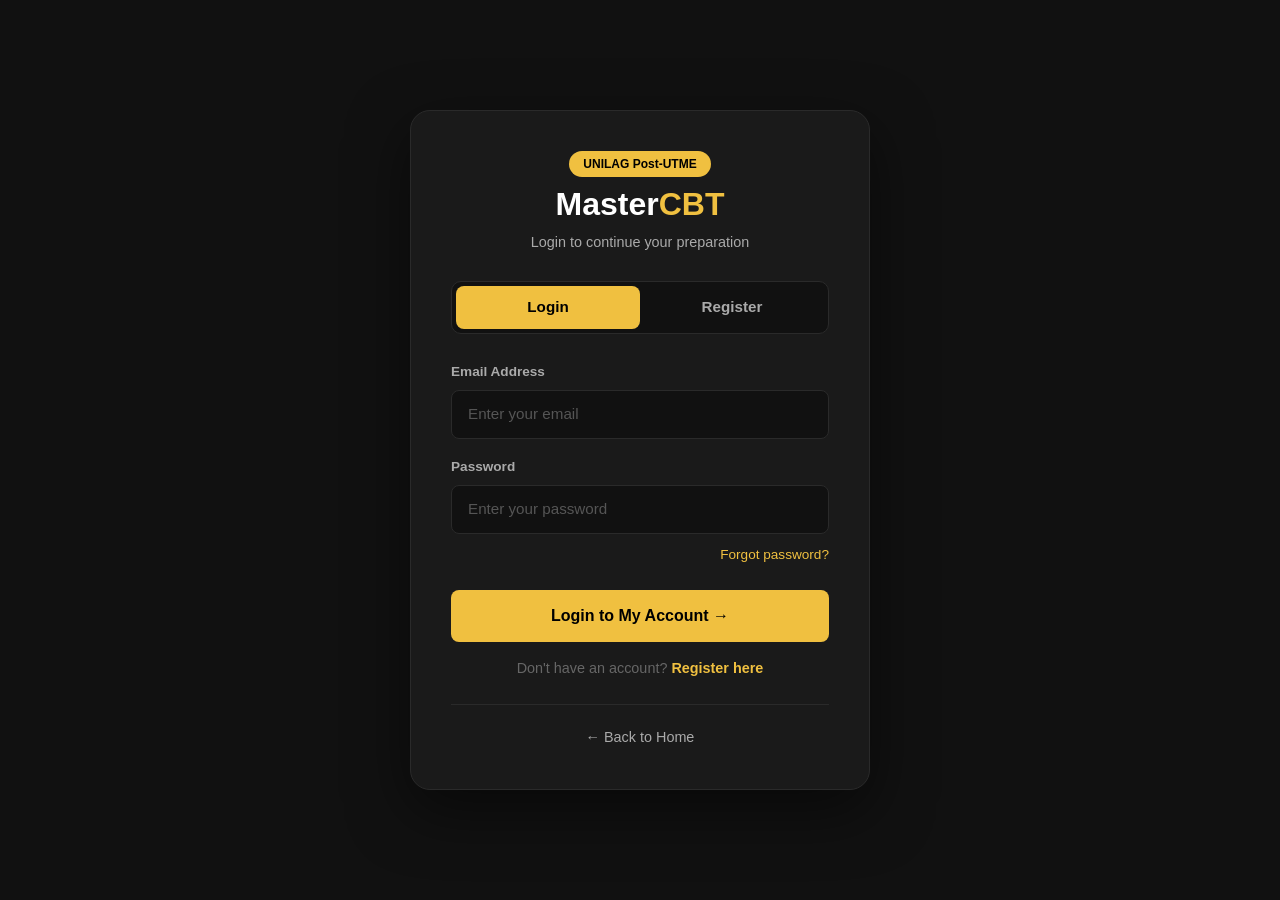
<file: register-page/login.html>
<!doctype html>
<html lang="en">
  <head>
    <meta charset="UTF-8" />
    <meta name="viewport" content="width=device-width, initial-scale=1.0" />
    <title>MasterCBT - Login / Register</title>
    <link
      href="https://cdn.jsdelivr.net/npm/bootstrap@5.3.8/dist/css/bootstrap.min.css"
      rel="stylesheet"
    />
    <style>
      * {
        margin: 0;
        padding: 0;
        box-sizing: border-box;
      }

      body {
        background: #111111;
        min-height: 100vh;
        display: flex;
        align-items: center;
        justify-content: center;
        font-family: sans-serif;
        padding: 20px;
      }

      .auth-container {
        background: #1a1a1a;
        border-radius: 20px;
        padding: 40px;
        width: 100%;
        max-width: 460px;
        border: 1px solid #2a2a2a;
        box-shadow: 0 20px 60px rgba(0, 0, 0, 0.5);
      }

      .auth-logo {
        text-align: center;
        margin-bottom: 8px;
      }

      .auth-logo h2 {
        color: #ffffff;
        font-size: 2rem;
        font-weight: 800;
      }

      .auth-logo h2 span {
        color: #f0c040;
      }

      .unilag-badge {
        display: inline-block;
        background: #f0c040;
        color: #000000;
        font-size: 0.75rem;
        font-weight: 700;
        padding: 4px 14px;
        border-radius: 50px;
        margin-bottom: 8px;
      }

      .auth-subtitle {
        color: #aaaaaa;
        font-size: 0.9rem;
        text-align: center;
        margin-bottom: 28px;
      }

      /* Tabs */
      .auth-tabs {
        display: flex;
        background: #111111;
        border-radius: 10px;
        padding: 4px;
        margin-bottom: 28px;
        border: 1px solid #2a2a2a;
      }

      .auth-tab {
        flex: 1;
        text-align: center;
        padding: 10px;
        border-radius: 8px;
        cursor: pointer;
        color: #aaaaaa;
        font-weight: 600;
        font-size: 0.95rem;
        transition: all 0.3s;
        border: none;
        background: transparent;
      }

      .auth-tab.active {
        background: #f0c040;
        color: #000000;
      }

      /* Forms */
      .auth-form {
        display: none;
      }
      .auth-form.active {
        display: block;
      }

      .form-group {
        margin-bottom: 18px;
      }

      .form-group label {
        color: #aaaaaa;
        font-size: 0.85rem;
        font-weight: 600;
        margin-bottom: 8px;
        display: block;
      }

      .form-group input {
        width: 100%;
        background: #111111;
        border: 1px solid #2a2a2a;
        border-radius: 8px;
        padding: 12px 16px;
        color: #ffffff;
        font-size: 0.95rem;
        transition: border 0.3s;
        outline: none;
      }

      .form-group input:focus {
        border-color: #f0c040;
      }
      .form-group input::placeholder {
        color: #555555;
      }

      .forgot-link {
        text-align: right;
        margin-bottom: 20px;
        margin-top: -10px;
      }

      .forgot-link a {
        color: #f0c040;
        font-size: 0.85rem;
        text-decoration: none;
      }

      .auth-btn {
        width: 100%;
        background: #f0c040;
        color: #000000;
        border: none;
        border-radius: 8px;
        padding: 14px;
        font-size: 1rem;
        font-weight: 700;
        cursor: pointer;
        transition: background 0.3s;
        margin-top: 4px;
      }

      .auth-btn:hover {
        background: #d4a800;
      }

      .auth-footer {
        text-align: center;
        margin-top: 16px;
        color: #666666;
        font-size: 0.9rem;
      }

      .auth-footer a {
        color: #f0c040;
        text-decoration: none;
        font-weight: 600;
      }

      .terms {
        color: #555555;
        font-size: 0.8rem;
        text-align: center;
        margin-top: 12px;
        line-height: 1.5;
      }

      .terms a {
        color: #f0c040;
        text-decoration: none;
      }

      .back-home {
        text-align: center;
        margin-top: 24px;
        padding-top: 20px;
        border-top: 1px solid #2a2a2a;
      }

      .back-home a {
        color: #aaaaaa;
        text-decoration: none;
        font-size: 0.9rem;
        transition: color 0.3s;
      }

      .back-home a:hover {
        color: #f0c040;
      }

      /* Responsive */
      @media (max-width: 480px) {
        .auth-container {
          padding: 28px 20px;
        }

        .auth-logo h2 {
          font-size: 1.6rem;
        }
      }
    </style>
  </head>
  <body>
    <div class="auth-container">
      <!-- Logo -->
      <div class="auth-logo">
        <span class="unilag-badge">UNILAG Post-UTME</span>
        <h2>Master<span>CBT</span></h2>
      </div>
      <p class="auth-subtitle" id="auth-subtitle">
        Login to continue your preparation
      </p>

      <!-- Tabs -->
      <div class="auth-tabs">
        <button class="auth-tab active" onclick="switchTab('login')">
          Login
        </button>
        <button class="auth-tab" onclick="switchTab('register')">
          Register
        </button>
      </div>

      <!-- Login Form -->
      <div class="auth-form active" id="login-form">
        <div class="form-group">
          <label>Email Address</label>
          <input type="email" placeholder="Enter your email" />
        </div>
        <div class="form-group">
          <label>Password</label>
          <input type="password" placeholder="Enter your password" />
        </div>
        <div class="forgot-link">
          <a href="#">Forgot password?</a>
        </div>
        <button class="auth-btn" onclick="loginUser()">
          Login to My Account →
        </button>

        <div class="auth-footer">
          Don't have an account?
          <a href="#" onclick="switchTab('register')">Register here</a>
        </div>
      </div>

      <!-- Register Form -->
      <div class="auth-form" id="register-form">
        <div class="form-group">
          <label>Full Name</label>
          <input type="text" placeholder="Enter your full name" />
        </div>
        <div class="form-group">
          <label>Email Address</label>
          <input type="email" placeholder="Enter your email" />
        </div>
        <div class="form-group">
          <label>Phone Number</label>
          <input type="tel" placeholder="e.g. 08012345678" />
        </div>
        <div class="form-group">
          <label>Password</label>
          <input type="password" placeholder="Create a strong password" />
        </div>
        <div class="form-group">
          <label>Confirm Password</label>
          <input type="password" placeholder="Repeat your password" />
        </div>
        <!--<button
          class="auth-btn"
          onclick="window.location.href = '../home-page/home.html'"
        >
          Create My Account →
        </button>-->
        <button class="auth-btn" onclick="registerUser()">
          Create My Account →
        </button>
        <div class="terms">
          By registering you agree to our
          <a href="#">Terms of Service</a> and
          <a href="#">Privacy Policy</a>
        </div>
        <div class="auth-footer">
          Already have an account?
          <a href="#" onclick="switchTab('login')">Login here</a>
        </div>
      </div>

      <!-- Back to home -->
      <div class="back-home">
        <a href="../home-page/index.html">← Back to Home</a>
      </div>
    </div>

    <script>
      function switchTab(tab) {
        document
          .querySelectorAll(".auth-tab")
          .forEach((t) => t.classList.remove("active"));
        document
          .querySelectorAll(".auth-form")
          .forEach((f) => f.classList.remove("active"));

        if (tab === "login") {
          document.querySelectorAll(".auth-tab")[0].classList.add("active");
          document.getElementById("login-form").classList.add("active");
          document.getElementById("auth-subtitle").textContent =
            "Login to continue your preparation";
        } else {
          document.querySelectorAll(".auth-tab")[1].classList.add("active");
          document.getElementById("register-form").classList.add("active");
          document.getElementById("auth-subtitle").textContent =
            "Join thousands of UNILAG aspirants";
        }
      }
    </script>
    <script>
      function loginUser() {
        const email = document.querySelector(
          '#login-form input[type="email"]',
        ).value;
        const password = document.querySelector(
          '#login-form input[type="password"]',
        ).value;

        if (!email || !password) {
          alert("Please fill in all fields!");
          return;
        }

        const name = email.split("@")[0];
        localStorage.setItem("masterCbtUser", name);
        window.location.href = "../home-page/index.html";
      }

      function registerUser() {
        const name = document.querySelector(
          '#register-form input[type="text"]',
        ).value;
        const email = document.querySelector(
          '#register-form input[type="email"]',
        ).value;
        const phone = document.querySelector(
          '#register-form input[type="tel"]',
        ).value;
        const password = document.querySelectorAll(
          '#register-form input[type="password"]',
        )[0].value;
        const confirm = document.querySelectorAll(
          '#register-form input[type="password"]',
        )[1].value;

        if (!name || !email || !phone || !password || !confirm) {
          alert("Please fill in all fields!");
          return;
        }

        if (password !== confirm) {
          alert("Passwords do not match!");
          return;
        }

        localStorage.setItem("masterCbtUser", name);
        window.location.href = "../home-page/index.html";
      }
    </script>
  </body>
</html>
</file>
